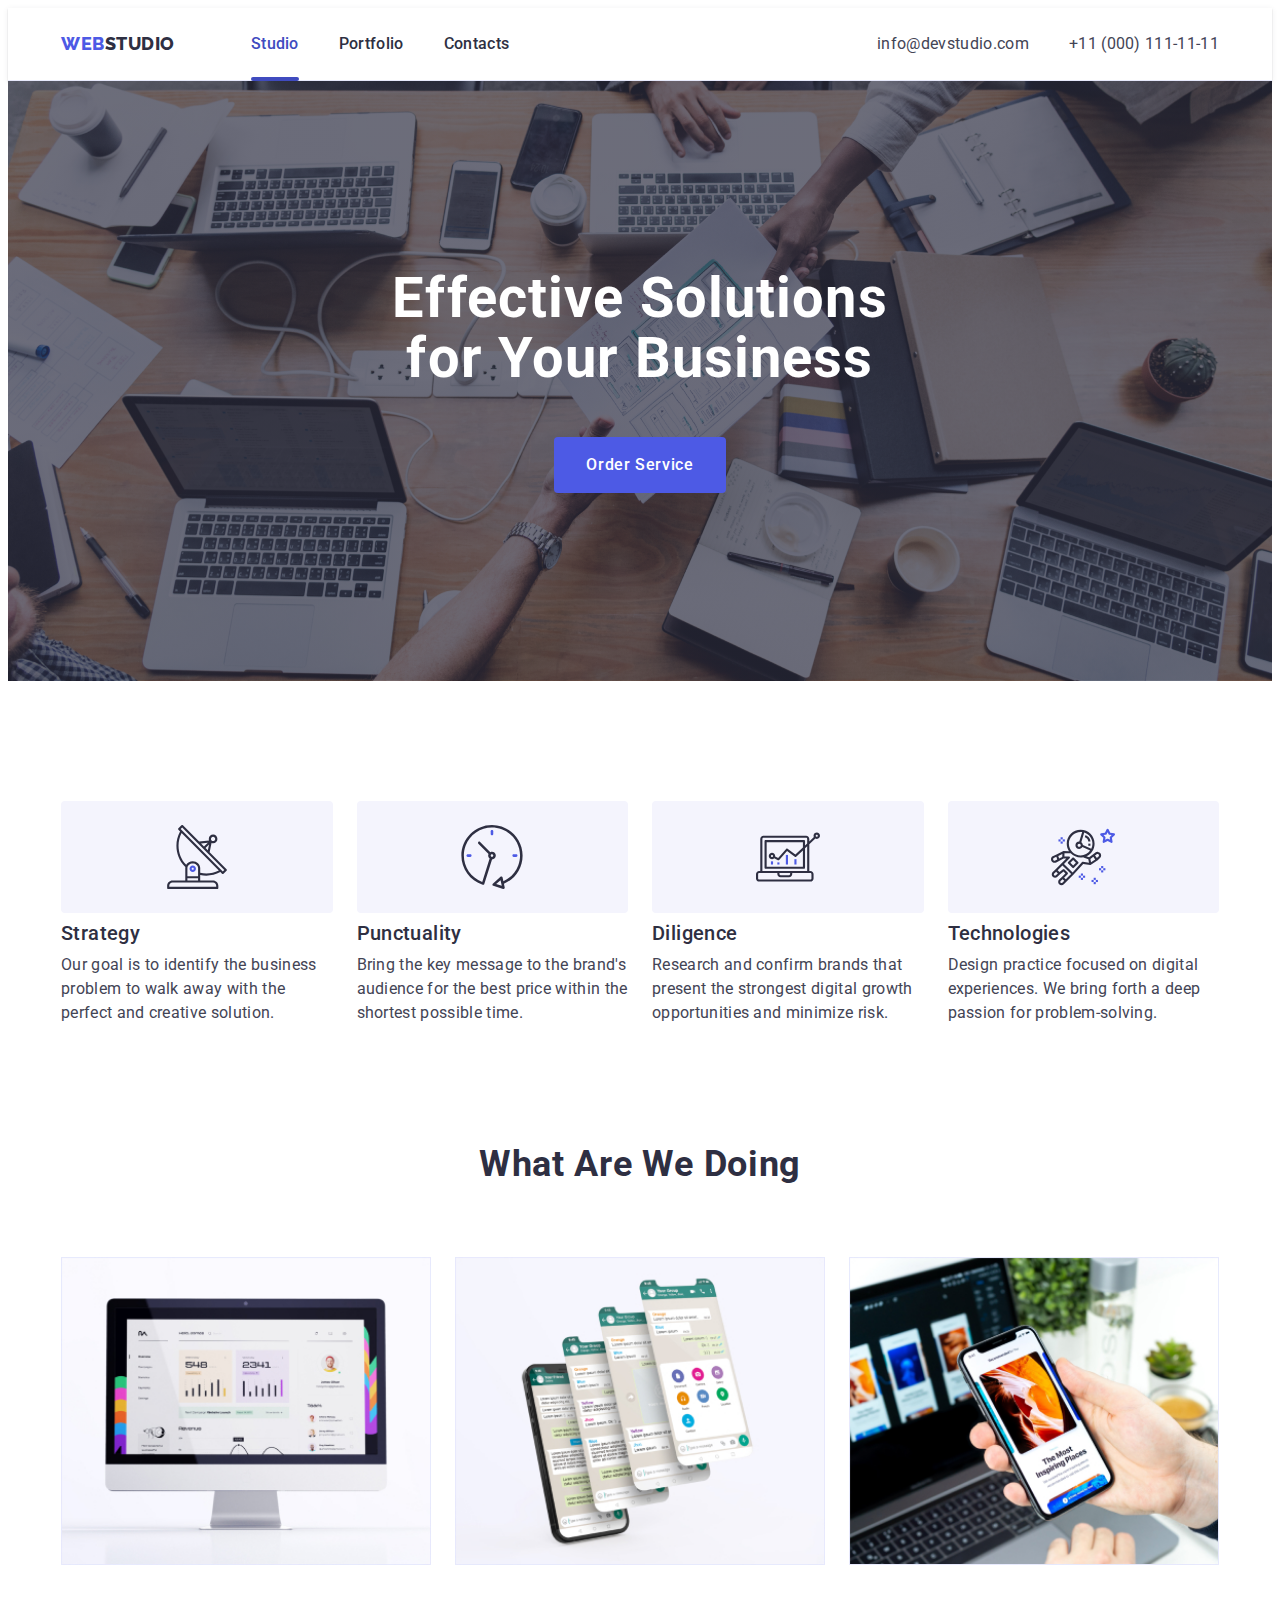
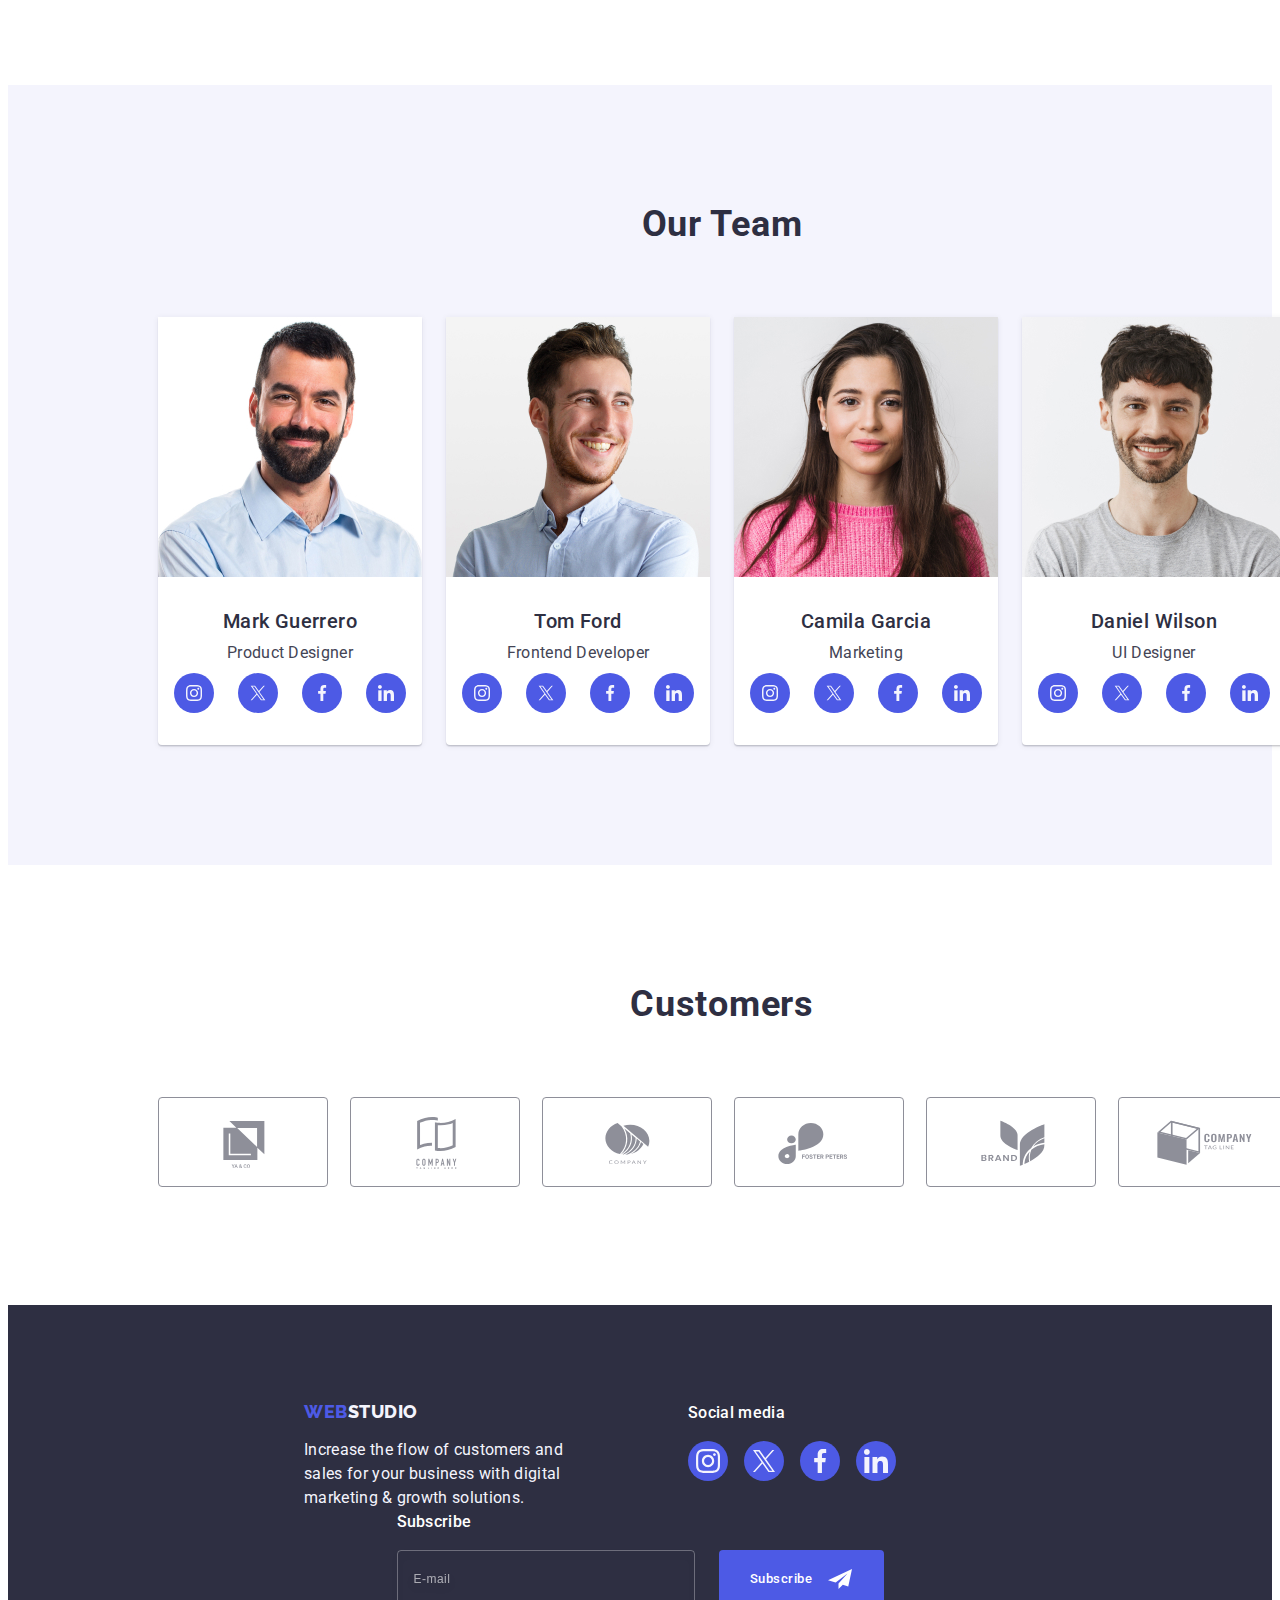
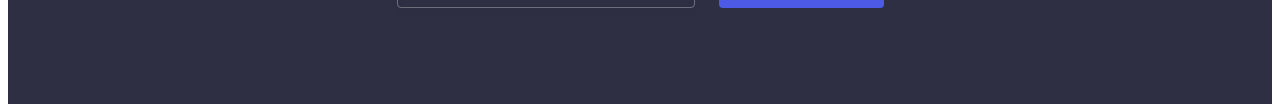
<file: index.html>
<!DOCTYPE html>
<html lang="en">
  <head>
    <meta charset="UTF-8" />
    <meta http-equiv="X-UA-Compatible" content="IE=edge" />
    <meta name="viewport" content="width=device-width, initial-scale=1.0" />
    <title>Document</title>
    <link
      rel="stylesheet"
      href="https://cdnjs.cloudflare.com/ajax/libs/modern-normalize/2.0.0/modern-normalize.min.css"
      integrity="sha512-4xo8blKMVCiXpTaLzQSLSw3KFOVPWhm/TRtuPVc4WG6kUgjH6J03IBuG7JZPkcWMxJ5huwaBpOpnwYElP/m6wg=="
      crossorigin="anonymous"
      referrerpolicy="no-referrer"
    />
    <link rel="preconnect" href="https://fonts.googleapis.com" />
    <link rel="preconnect" href="https://fonts.gstatic.com" crossorigin />
    <link
      href="https://fonts.googleapis.com/css2?family=Raleway:wght@800&family=Roboto:wght@400;500;700&display=swap"
      rel="stylesheet"
    />
    <link rel="stylesheet" href="./css/styles.css" />
  </head>
  <body>
    <header class="header">
      <div class="container header-container">
        <nav class="nav">
          <a class="logo logo-accent header-logo link" href="./index.html"
            >Web<span class="logo-light-theme">Studio</span></a
          >
          <ul class="list nav-list">
            <li class="nav-item">
              <a class="nav-link current link" href="./index.html">Studio</a>
            </li>
            <li class="nav-item">
              <a class="nav-link link" href="./portfolio.html">Portfolio</a>
            </li>
            <li class="nav-item">
              <a class="nav-link link" href="">Contacts</a>
            </li>
          </ul>
        </nav>
        <address class="contacts">
          <ul class="list contacts-list">
            <li class="contacts-item">
              <a
                class="contacts-link contacts-link-email link"
                href="mailto:info@devstudio.com"
                >info@devstudio.com</a
              >
            </li>
            <li class="contacts-item">
              <a
                class="contacts-link contacts-link-phone link"
                href="tel:+110001111111"
                >+11 (000) 111-11-11</a
              >
            </li>
          </ul>
        </address>
        <button
          class="menu-toggle js-open-menu"
          aria-expanded="false"
          aria-controls="mobile-menu"
        >
          <svg class="menu-toggle-icon" width="32" height="22">
            <use href="./images/icons.svg#icon-menu"></use>
          </svg>
        </button>
      </div>
    </header>
    <main>
      <section class="hero">
        <div class="container">
          <h1 class="hero-display">Effective Solutions for Your Business</h1>
          <button class="hero-button" type="button" data-modal-open>
            Order Service
          </button>
        </div>
      </section>
      <section class="features">
        <div class="container">
          <h2 class="visually-hidden">Our features</h2>
          <ul class="features-list list">
            <li class="features-item">
              <div class="features-box">
                <svg width="64" height="64">
                  <use href="./images/icons.svg#icon-antenna"></use>
                </svg>
              </div>

              <h3 class="features-title">Strategy</h3>
              <p class="features-text">
                Our goal is to identify the business problem to walk away with
                the perfect and creative solution.
              </p>
            </li>
            <li class="features-item">
              <div class="features-box">
                <svg width="64" height="64">
                  <use href="./images/icons.svg#icon-clock"></use>
                </svg>
              </div>

              <h3 class="features-title">Punctuality</h3>
              <p class="features-text">
                Bring the key message to the brand's audience for the best price
                within the shortest possible time.
              </p>
            </li>
            <li class="features-item">
              <div class="features-box">
                <svg width="64" height="64">
                  <use href="./images/icons.svg#icon-diagram"></use>
                </svg>
              </div>

              <h3 class="features-title">Diligence</h3>
              <p class="features-text">
                Research and confirm brands that present the strongest digital
                growth opportunities and minimize risk.
              </p>
            </li>
            <li class="features-item">
              <div class="features-box">
                <svg width="64" height="64">
                  <use href="./images/icons.svg#icon-astronaut"></use>
                </svg>
              </div>
              <h3 class="features-title">Technologies</h3>
              <p class="features-text">
                Design practice focused on digital experiences. We bring forth a
                deep passion for problem-solving.
              </p>
            </li>
          </ul>
        </div>
      </section>
      <section class="doing">
        <div class="container">
          <h2 class="main-title">What are we doing</h2>
          <ul class="list doing-list">
            <li class="doing-item">
              <picture>
                <img
                  srcset="
                    ./images/doing/doing-1-1158@1x.jpg 1x,
                    ./images/doing/doing-1-1158@2x.jpg 2x
                  "
                  width="360"
                  height="300"
                  alt="Desktop"
                />
              </picture>
            </li>
            <li class="doing-item">
              <picture>
                <img
                  srcset="
                    ./images/doing/doing-2-1158@1x.jpg 1x,
                    ./images/doing/doing-2-1158@2x.jpg 2x
                  "
                  width="360"
                  height="300"
                  alt="Four phones"
                />
              </picture>
            </li>
            <li class="doing-item">
              <picture>
                <img
                  srcset="
                    ./images/doing/doing-3-1158@1x.jpg 1x,
                    ./images/doing/doing-3-1158@2x.jpg 2x
                  "
                  width="360"
                  height="300"
                  alt="Phone in man's hand"
                />
              </picture>
            </li>
          </ul>
        </div>
      </section>
      <section class="team">
        <div class="container">
          <h2 class="main-title">Our Team</h2>
          <ul class="team-list list">
            <li class="team-item">
              <picture>
                <source
                  srcset="
                    ./images/team/team-1-1158@1x.jpg 1x,
                    ./images/team/team-1-1158@2x.jpg 2x
                  "
                  media="(min-width: 1158px)"
                />
                <source
                  srcset="
                    ./images/team/team-1-768@1x.jpg 1x,
                    ./images/team/team-1-768@2x.jpg 2x
                  "
                  media="(min-width: 768px)"
                />
                <img
                  srcset="
                    ./images/team/team-1-428@1x.jpg 1x,
                    ./images/team/team-1-428@2x.jpg 2x
                  "
                  alt="Man with dark hair"
                />
              </picture>
              <div class="team-description">
                <h3 class="team-name">Mark Guerrero</h3>
                <p class="team-position">Product Designer</p>
                <ul class="social-list list">
                  <li class="social-item">
                    <a
                      href="https://www.instagram.com/"
                      class="social-link link"
                      target="_blank"
                    >
                      <svg class="social-icon" width="16" height="16">
                        <use href="./images/icons.svg#icon-instagram"></use>
                      </svg>
                    </a>
                  </li>
                  <li class="social-item">
                    <a
                      href="https://www.facebook.com/"
                      class="social-link link"
                      target="_blank"
                    >
                      <svg class="social-icon" width="16" height="16">
                        <use href="./images/icons.svg#icon-twitter-x"></use>
                      </svg>
                    </a>
                  </li>
                  <li class="social-item">
                    <a
                      href="https://twitter.com/"
                      class="social-link link"
                      target="_blank"
                    >
                      <svg class="social-icon" width="16" height="16">
                        <use href="./images/icons.svg#icon-facebook"></use>
                      </svg>
                    </a>
                  </li>
                  <li class="social-item">
                    <a
                      href="https://www.linkedin.com/"
                      class="social-link link"
                      target="_blank"
                    >
                      <svg class="social-icon" width="16" height="16">
                        <use href="./images/icons.svg#icon-linkedin"></use>
                      </svg>
                    </a>
                  </li>
                </ul>
              </div>
            </li>
            <li class="team-item">
              <picture>
                <source
                  srcset="
                    ./images/team/team-2-1158@1x.jpg 1x,
                    ./images/team/team-2-1158@2x.jpg 2x
                  "
                  media="(min-width: 1158px)"
                />
                <source
                  srcset="
                    ./images/team/team-2-768@1x.jpg 1x,
                    ./images/team/team-2-768@2x.jpg 2x
                  "
                  media="(min-width: 768px)"
                />
                <img
                  srcset="
                    ./images/team/team-2-428@1x.jpg 1x,
                    ./images/team/team-2-428@2x.jpg 2x
                  "
                  alt="Man with dark hair smiling"
                />
              </picture>

              <div class="team-description">
                <h3 class="team-name">Tom Ford</h3>
                <p class="team-position">Frontend Developer</p>
                <ul class="social-list list">
                  <li class="social-item">
                    <a
                      href="https://www.instagram.com/"
                      class="social-link link"
                      target="_blank"
                    >
                      <svg class="social-icon" width="16" height="16">
                        <use href="./images/icons.svg#icon-instagram"></use>
                      </svg>
                    </a>
                  </li>
                  <li class="social-item">
                    <a
                      href="https://www.facebook.com/"
                      class="social-link link"
                      target="_blank"
                    >
                      <svg class="social-icon" width="16" height="16">
                        <use href="./images/icons.svg#icon-twitter-x"></use>
                      </svg>
                    </a>
                  </li>
                  <li class="social-item">
                    <a
                      href="https://twitter.com/"
                      class="social-link link"
                      target="_blank"
                    >
                      <svg class="social-icon" width="16" height="16">
                        <use href="./images/icons.svg#icon-facebook"></use>
                      </svg>
                    </a>
                  </li>
                  <li class="social-item">
                    <a
                      href="https://www.linkedin.com/"
                      class="social-link link"
                      target="_blank"
                    >
                      <svg class="social-icon" width="16" height="16">
                        <use href="./images/icons.svg#icon-linkedin"></use>
                      </svg>
                    </a>
                  </li>
                </ul>
              </div>
            </li>
            <li class="team-item">
              <picture>
                <source
                  srcset="
                    ./images/team/team-3-1158@1x.jpg 1x,
                    ./images/team/team-3-1158@2x.jpg 2x
                  "
                  media="(min-width: 1158px)"
                />
                <source
                  srcset="
                    ./images/team/team-3-768@1x.jpg 1x,
                    ./images/team/team-3-768@2x.jpg 2x
                  "
                  media="(min-width: 768px)"
                />
                <img
                  srcset="
                    ./images/team/team-3-428@1x.jpg 1x,
                    ./images/team/team-3-428@2x.jpg 2x
                  "
                  alt="Women with dark hair smiling"
                />
              </picture>
              <div class="team-description">
                <h3 class="team-name">Camila Garcia</h3>
                <p class="team-position">Marketing</p>
                <ul class="social-list list">
                  <li class="social-item">
                    <a
                      href="https://www.instagram.com/"
                      class="social-link link"
                      target="_blank"
                    >
                      <svg class="social-icon" width="16" height="16">
                        <use href="./images/icons.svg#icon-instagram"></use>
                      </svg>
                    </a>
                  </li>
                  <li class="social-item">
                    <a
                      href="https://www.facebook.com/"
                      class="social-link link"
                      target="_blank"
                    >
                      <svg class="social-icon" width="16" height="16">
                        <use href="./images/icons.svg#icon-twitter-x"></use>
                      </svg>
                    </a>
                  </li>
                  <li class="social-item">
                    <a
                      href="https://twitter.com/"
                      class="social-link link"
                      target="_blank"
                    >
                      <svg class="social-icon" width="16" height="16">
                        <use href="./images/icons.svg#icon-facebook"></use>
                      </svg>
                    </a>
                  </li>
                  <li class="social-item">
                    <a
                      href="https://www.linkedin.com/"
                      class="social-link link"
                      target="_blank"
                    >
                      <svg class="social-icon" width="16" height="16">
                        <use href="./images/icons.svg#icon-linkedin"></use>
                      </svg>
                    </a>
                  </li>
                </ul>
              </div>
            </li>
            <li class="team-item">
              <picture>
                <source
                  srcset="
                    ./images/team/team-4-1158@1x.jpg 1x,
                    ./images/team/team-4-1158@2x.jpg 2x
                  "
                  media="(min-width: 1158px)"
                />
                <source
                  srcset="
                    ./images/team/team-4-768@1x.jpg 1x,
                    ./images/team/team-4-768@2x.jpg 2x
                  "
                  media="(min-width: 768px)"
                />
                <img
                  srcset="
                    ./images/team/team-4-428@1x.jpg 1x,
                    ./images/team/team-4-428@2x.jpg 2x
                  "
                  alt="Іmiling man with beard"
                />
              </picture>
              <div class="team-description">
                <h3 class="team-name">Daniel Wilson</h3>
                <p class="team-position">UI Designer</p>
                <ul class="social-list list">
                  <li class="social-item">
                    <a
                      href="https://www.instagram.com/"
                      class="social-link link"
                      target="_blank"
                    >
                      <svg class="social-icon" width="16" height="16">
                        <use href="./images/icons.svg#icon-instagram"></use>
                      </svg>
                    </a>
                  </li>
                  <li class="social-item">
                    <a
                      href="https://www.facebook.com/"
                      class="social-link link"
                      target="_blank"
                    >
                      <svg class="social-icon" width="16" height="16">
                        <use href="./images/icons.svg#icon-twitter-x"></use>
                      </svg>
                    </a>
                  </li>
                  <li class="social-item">
                    <a
                      href="https://twitter.com/"
                      class="social-link link"
                      target="_blank"
                    >
                      <svg class="social-icon" width="16" height="16">
                        <use href="./images/icons.svg#icon-facebook"></use>
                      </svg>
                    </a>
                  </li>
                  <li class="social-item">
                    <a
                      href="https://www.linkedin.com/"
                      class="social-link link"
                      target="_blank"
                    >
                      <svg class="social-icon" width="16" height="16">
                        <use href="./images/icons.svg#icon-linkedin"></use>
                      </svg>
                    </a>
                  </li>
                </ul>
              </div>
            </li>
          </ul>
        </div>
      </section>
      <section class="customers">
        <div class="container">
          <h2 class="main-title">Customers</h2>
          <ul class="customers-list list">
            <li class="customers-item">
              <a href="#" class="customers-link link" target="_blank">
                <svg class="customers-icon" width="104" height="56">
                  <use href="./images/icons.svg#icon-customer-1"></use>
                </svg>
              </a>
            </li>
            <li class="customers-item">
              <a href="#" class="customers-link link" target="_blank">
                <svg class="customers-icon" width="104" height="56">
                  <use href="./images/icons.svg#icon-customer-2"></use>
                </svg>
              </a>
            </li>
            <li class="customers-item">
              <a href="#" class="customers-link link" target="_blank">
                <svg class="customers-icon" width="104" height="56">
                  <use href="./images/icons.svg#icon-customer-3"></use>
                </svg>
              </a>
            </li>
            <li class="customers-item">
              <a href="#" class="customers-link link" target="_blank">
                <svg class="customers-icon" width="104" height="56">
                  <use href="./images/icons.svg#icon-customer-4"></use>
                </svg>
              </a>
            </li>
            <li class="customers-item">
              <a href="#" class="customers-link link" target="_blank">
                <svg class="customers-icon" width="104" height="56">
                  <use href="./images/icons.svg#icon-customer-5"></use>
                </svg>
              </a>
            </li>
            <li class="customers-item">
              <a href="#" class="customers-link link" target="_blank">
                <svg class="customers-icon" width="104" height="56">
                  <use href="./images/icons.svg#icon-customer-6"></use>
                </svg>
              </a>
            </li>
          </ul>
        </div>
      </section>
    </main>
    <footer class="footer">
      <div class="container footer-container">
        <div class="footer-about">
          <a class="logo logo-accent footer-logo link" href="./index.html"
            >Web<span class="logo-dark-theme">Studio</span></a
          >
          <p class="footer-text">
            Increase the flow of customers and sales for your business with
            digital marketing & growth solutions.
          </p>
        </div>
        <div class="footer-social">
          <p class="footer-title">Social media</p>
          <ul class="social-list list">
            <li class="social-item">
              <a
                href="https://www.instagram.com/"
                class="social-link footer-social-link link"
                target="_blank"
              >
                <svg class="social-icon" width="24" height="24">
                  <use href="./images/icons.svg#icon-instagram"></use>
                </svg>
              </a>
            </li>
            <li class="social-item">
              <a
                href="https://www.facebook.com/"
                class="social-link footer-social-link link"
                target="_blank"
              >
                <svg class="social-icon" width="24" height="24">
                  <use href="./images/icons.svg#icon-twitter-x"></use>
                </svg>
              </a>
            </li>
            <li class="social-item">
              <a
                href="https://twitter.com/"
                class="social-link footer-social-link link"
                target="_blank"
              >
                <svg class="social-icon" width="24" height="24">
                  <use href="./images/icons.svg#icon-facebook"></use>
                </svg>
              </a>
            </li>
            <li class="social-item">
              <a
                href="https://www.linkedin.com/"
                class="social-link footer-social-link link"
                target="_blank"
              >
                <svg class="social-icon" width="24" height="24">
                  <use href="./images/icons.svg#icon-linkedin"></use>
                </svg>
              </a>
            </li>
          </ul>
        </div>
        <div class="footer-subscribe">
          <p class="footer-title">Subscribe</p>
          <form class="subscribe-form">
            <label class="subscribe-label" for="subscribe-email"
              ><input
                type="email"
                class="subscribe-form-input"
                id="subscribe-email"
                name="subscribe-email"
                placeholder="E-mail"
                required
            /></label>
            <button class="subscribe-form-button" type="submit">
              Subscribe
              <svg class="subscribe-form-icon" width="24" height="24">
                <use href="./images/icons.svg#icon-send"></use>
              </svg>
            </button>
          </form>
        </div>
      </div>
    </footer>
    <div class="backdrop is-hidden" data-modal>
      <div class="modal">
        <button class="close-button" type="button" data-modal-close>
          <svg class="close-button-icon" width="8" height="8">
            <use href="./images/icons.svg#icon-close"></use>
          </svg>
        </button>

        <p class="modal-text">Leave your contacts and we will call you back</p>
        <form class="contact-form">
          <div class="contact-form-field">
            <label class="contact-form-label" for="user-name"> Name </label>
            <div class="input-wrapper">
              <input
                class="contact-form-input"
                id="user-name"
                name="user-name"
                type="text"
                required
              />
              <svg width="18" height="24" class="contact-form-icon">
                <use href="./images/icons.svg#icon-person "></use>
              </svg>
            </div>
          </div>
          <div class="contact-form-field">
            <label class="contact-form-label" for="user-number">Phone</label>
            <div class="input-wrapper">
              <input
                class="contact-form-input"
                id="user-number"
                name="user-number"
                type="text"
                required
              />
              <svg width="18" height="24" class="contact-form-icon">
                <use href="./images/icons.svg#icon-phone "></use>
              </svg>
            </div>
          </div>
          <div class="contact-form-field">
            <label class="contact-form-label" for="user-email"> Email </label>
            <div class="input-wrapper">
              <input
                class="contact-form-input"
                id="user-email"
                name="user-email"
                type="email"
                required
              />
              <svg width="18" height="24" class="contact-form-icon">
                <use href="./images/icons.svg#icon-email "></use>
              </svg>
            </div>
          </div>

          <div class="textarea-wrapper">
            <label class="contact-form-label" for="user-comment">Comment</label>
            <textarea
              name="user-comment"
              id="user-comment"
              class="contact-form-textarea"
              placeholder="Text input"
              required
            ></textarea>
          </div>
          <div class="checkbox-wrapper">
            <input
              value="true"
              class="visually-hidden checkbox-input"
              id="user-privacy"
              type="checkbox"
              name="user-privacy"
              required
            />
            <label class="checkbox-label" for="user-privacy">
              <span class="custom-checkbox">
                <svg width="10" height="8" class="checkbox-icon">
                  <use href="./images/icons.svg#icon-check"></use></svg
              ></span>
              I accept the terms and conditions of the
              <a class="privacy-policy" href="#">Privacy Policy</a>
            </label>
          </div>
          <button type="submit" class="contact-form-button">Send</button>
        </form>
      </div>
    </div>
    <div class="menu js-menu-container" id="mobile-menu">
      <div class="menu-container">
        <button class="menu-toggle menu-toggle-close js-close-menu">
          <svg class="menu-toggle-icon" width="8" height="8">
            <use href="./images/icons.svg#icon-menu-close"></use>
          </svg>
        </button>

        <ul class="menu-navigation list">
          <li class="menu-navigation-item">
            <a href="./index.html" class="menu-navigation-link link current"
              >Studio</a
            >
          </li>
          <li class="menu-navigation-item">
            <a href="./portfolio.html" class="menu-navigation-link link"
              >Portfolio</a
            >
          </li>
          <li class="menu-navigation-item">
            <a href="#" class="menu-navigation-link link">Contacts</a>
          </li>
        </ul>
        <ul class="list menu-contacts-list">
          <li class="menu-contacts-item">
            <a
              href="tel:+110001111111"
              class="link menu-contacts-link menu-contacts-tel"
              >+11 (000) 111-11-11</a
            >
          </li>
          <li class="menu-contacts-item">
            <a href="mailto:info@devstudio.com" class="link menu-contacts-link"
              >info@devstudio.com</a
            >
          </li>
        </ul>
        <ul class="list menu-social-list">
          <li class="menu-social-item">
            <a href="https://www.instagram.com/" class="link menu-social-link">
              <svg class="menu-social-icon" width="24" height="24">
                <use href="./images/icons.svg#icon-instagram"></use>
              </svg>
            </a>
          </li>
          <li class="menu-social-item">
            <a href="https://www.facebook.com/" class="link menu-social-link">
              <svg class="menu-social-icon" width="24" height="24">
                <use href="./images/icons.svg#icon-facebook"></use>
              </svg>
            </a>
          </li>
          <li class="menu-social-item">
            <a href="https://twitter.com/" class="link menu-social-link">
              <svg class="menu-social-icon" width="24" height="24">
                <use href="./images/icons.svg#icon-twitter-x"></use>
              </svg>
            </a>
          </li>
          <li class="menu-social-item">
            <a href="https://www.linkedin.com/" class="link menu-social-link">
              <svg class="menu-social-icon" width="24" height="24">
                <use href="./images/icons.svg#icon-linkedin"></use>
              </svg>
            </a>
          </li>
        </ul>
      </div>
    </div>
    <script src="./js/modal.js"></script>
    <script src="./js/mobile-menu.js"></script>
  </body>
</html>
</file>
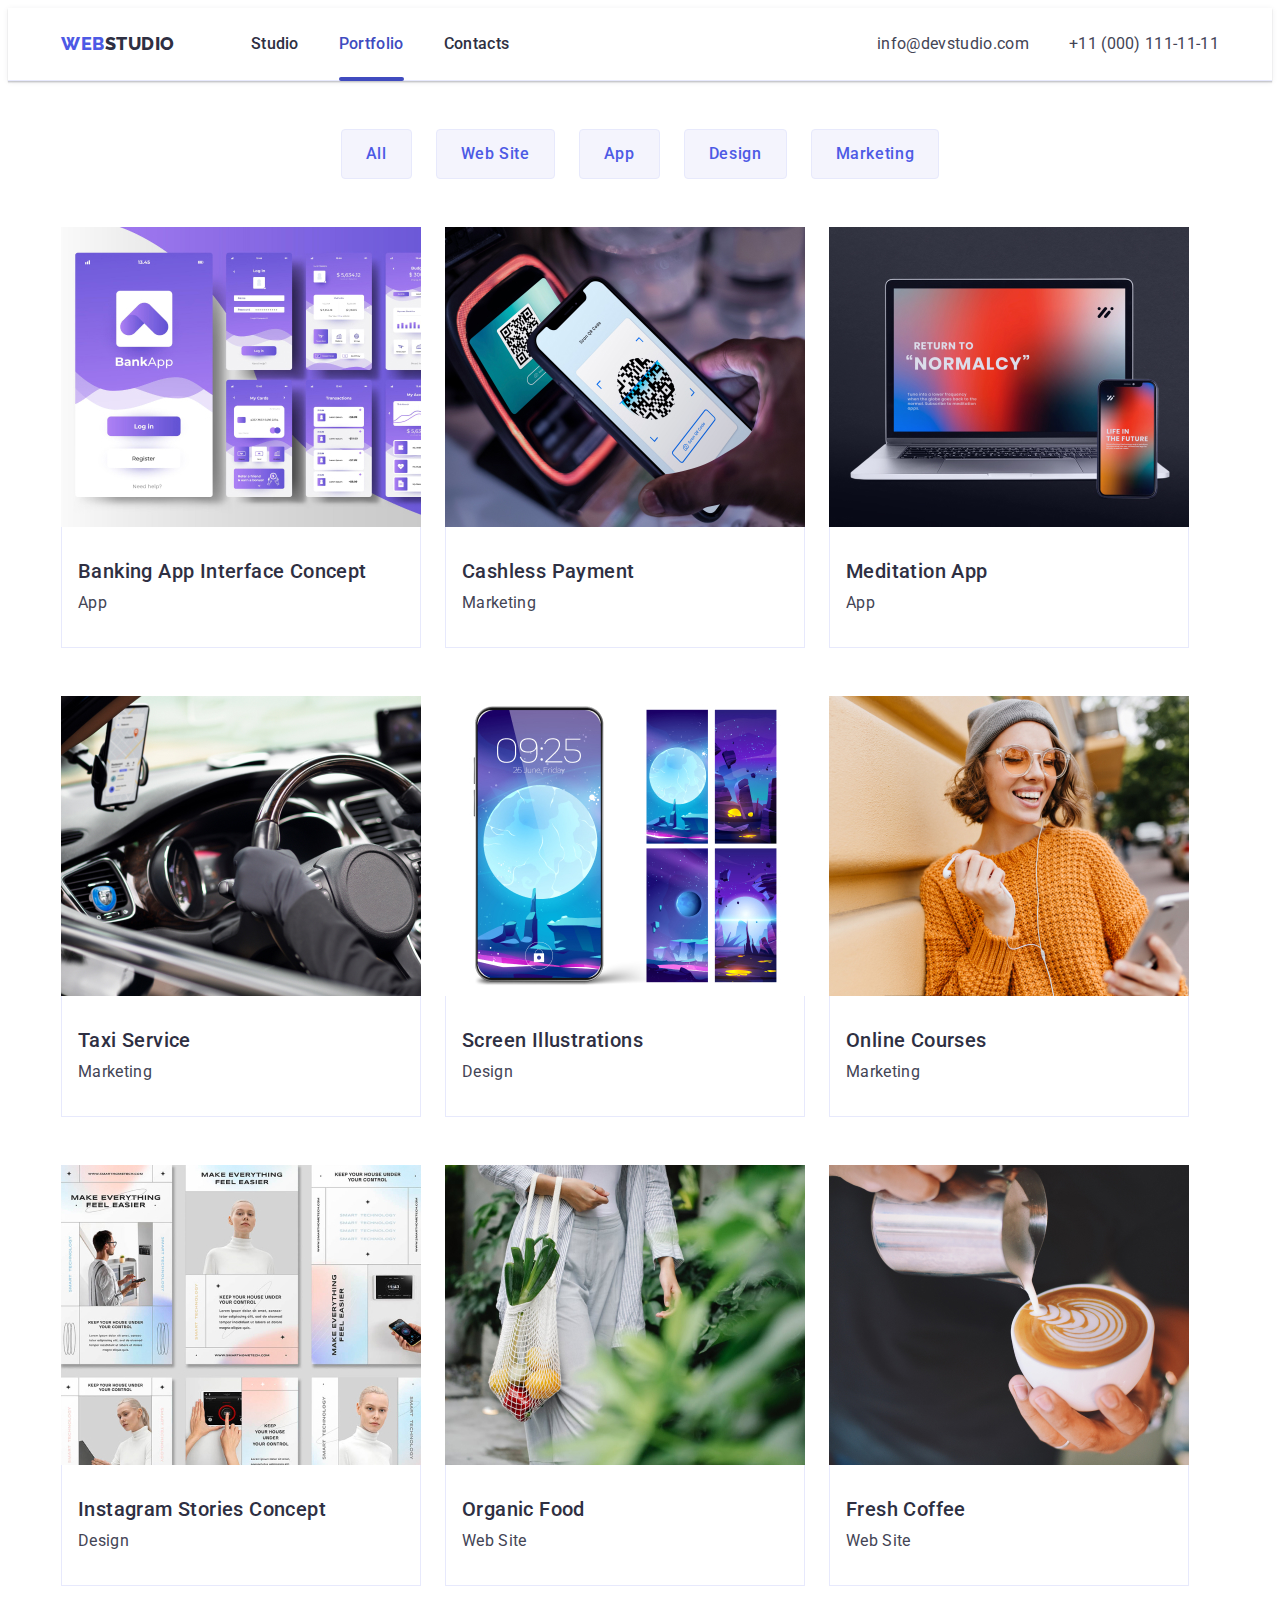
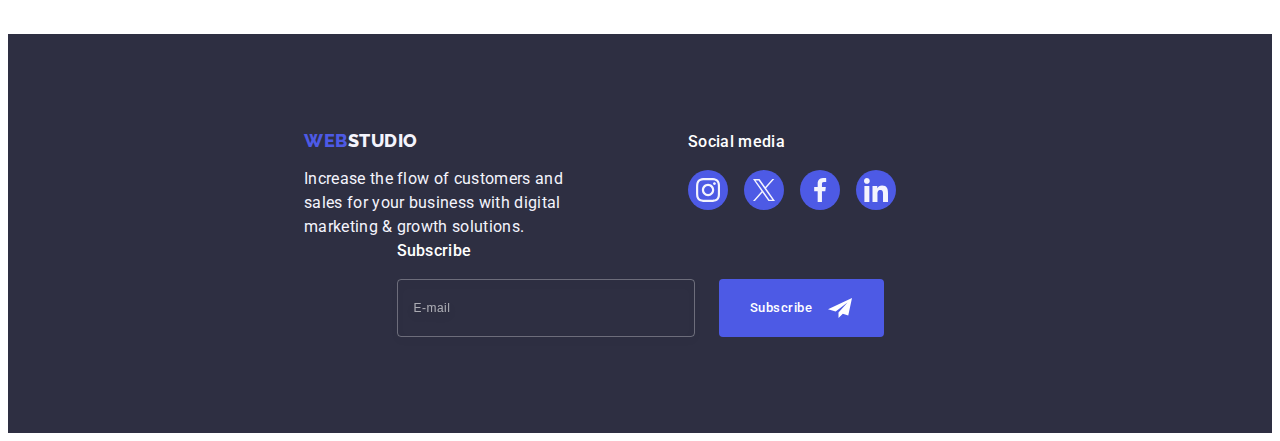
<file: portfolio.html>
<!DOCTYPE html>
<html lang="en">
  <head>
    <meta charset="UTF-8" />
    <meta http-equiv="X-UA-Compatible" content="IE=edge" />
    <meta name="viewport" content="width=device-width, initial-scale=1.0" />
    <title>Document</title>
    <link
      rel="stylesheet"
      href="https://cdnjs.cloudflare.com/ajax/libs/modern-normalize/2.0.0/modern-normalize.min.css"
      integrity="sha512-4xo8blKMVCiXpTaLzQSLSw3KFOVPWhm/TRtuPVc4WG6kUgjH6J03IBuG7JZPkcWMxJ5huwaBpOpnwYElP/m6wg=="
      crossorigin="anonymous"
      referrerpolicy="no-referrer"
    />
    <link rel="preconnect" href="https://fonts.googleapis.com" />
    <link rel="preconnect" href="https://fonts.gstatic.com" crossorigin />
    <link
      href="https://fonts.googleapis.com/css2?family=Raleway:wght@800&family=Roboto:wght@400;500;700&display=swap"
      rel="stylesheet"
    />
    <link rel="stylesheet" href="./css/styles.css" />
  </head>
  <body>
    <header class="header">
      <div class="container header-container">
        <nav class="nav">
          <a class="logo logo-accent header-logo link" href="./index.html"
            >Web<span class="logo-light-theme">Studio</span></a
          >
          <ul class="list nav-list">
            <li class="nav-item">
              <a class="nav-link link" href="./index.html">Studio</a>
            </li>
            <li class="nav-item">
              <a class="nav-link current link" href="./portfolio.html"
                >Portfolio</a
              >
            </li>
            <li class="nav-item">
              <a class="nav-link link" href="">Contacts</a>
            </li>
          </ul>
        </nav>
        <address class="contacts">
          <ul class="list contacts-list">
            <li class="contacts-item">
              <a
                class="contacts-link contacts-link-email link"
                href="mailto:info@devstudio.com"
                >info@devstudio.com</a
              >
            </li>
            <li class="contacts-item">
              <a
                class="contacts-link contacts-link-phone link"
                href="tel:+110001111111"
                >+11 (000) 111-11-11</a
              >
            </li>
          </ul>
        </address>
        <button
          class="menu-toggle js-open-menu"
          aria-expanded="false"
          aria-controls="mobile-menu"
        >
          <svg class="menu-toggle-icon" width="32" height="22">
            <use href="./images/icons.svg#icon-menu"></use>
          </svg>
        </button>
      </div>
    </header>
    <main>
      <section class="portfolio">
        <div class="container">
          <h1 class="portfolio-display visually-hidden">Portfolio</h1>
          <ul class="filter-list list">
            <li>
              <button class="filter-button" type="button">All</button>
            </li>
            <li>
              <button class="filter-button" type="button">Web Site</button>
            </li>
            <li><button class="filter-button" type="button">App</button></li>
            <li><button class="filter-button" type="button">Design</button></li>
            <li>
              <button class="filter-button" type="button">Marketing</button>
            </li>
          </ul>
          <ul class="cards-list list">
            <li class="cards-item">
              <a class="cards-link link" href=""
                ><div class="cards-image-box">
                  <picture>
                    <source
                      srcset="
                        ./images/cards/cards-1-1158@1x.jpg 1x,
                        ./images/cards/cards-1-1158@2x.jpg 2x
                      "
                      media="(min-width: 1158px)"
                    />
                    <source
                      srcset="
                        ./images/cards/cards-1-768@1x.jpg 1x,
                        ./images/cards/cards-1-768@2x.jpg 2x
                      "
                      media="(min-width: 768px)"
                    />
                    <img
                      srcset="
                        ./images/cards/cards-1-428@1x.jpg 1x,
                        ./images/cards/cards-1-428@2x.jpg 2x
                      "
                      alt="App concept"
                    />
                  </picture>
                  <p class="cards-overlay cards-overlay-text">
                    14 Stylish and User-Friendly App Design Concepts · Task
                    Manager App · Calorie Tracker App · Exotic Fruit Ecommerce
                    App · Cloud Storage App
                  </p>
                </div>
                <div class="card-description">
                  <h2 class="cards-name">Banking App Interface Concept</h2>
                  <p class="cards-type">App</p>
                </div></a
              >
            </li>
            <li class="cards-item">
              <a class="cards-link link" href="">
                <div class="cards-image-box">
                  <picture>
                    <source
                      srcset="
                        ./images/cards/cards-2-1158@1x.jpg 1x,
                        ./images/cards/cards-2-1158@2x.jpg 2x
                      "
                      media="(min-width: 1158px)"
                    />
                    <source
                      srcset="
                        ./images/cards/cards-2-768@1x.jpg 1x,
                        ./images/cards/cards-2-768@2x.jpg 2x
                      "
                      media="(min-width: 768px)"
                    />
                    <img
                      srcset="
                        ./images/cards/cards-2-428@1x.jpg 1x,
                        ./images/cards/cards-2-428@2x.jpg 2x
                      "
                      alt="Payment samples"
                    />
                  </picture>
                  <p class="cards-overlay cards-overlay-text">
                    14 Stylish and User-Friendly App Design Concepts · Task
                    Manager App · Calorie Tracker App · Exotic Fruit Ecommerce
                    App · Cloud Storage App
                  </p>
                </div>
                <div class="card-description">
                  <h2 class="cards-name">Cashless Payment</h2>
                  <p class="cards-type">Marketing</p>
                </div></a
              >
            </li>
            <li class="cards-item">
              <a class="cards-link link" href="">
                <div class="cards-image-box">
                  <picture>
                    <source
                      srcset="
                        ./images/cards/cards-3-1158@1x.jpg 1x,
                        ./images/cards/cards-3-1158@2x.jpg 2x
                      "
                      media="(min-width: 1158px)"
                    />
                    <source
                      srcset="
                        ./images/cards/cards-3-768@1x.jpg 1x,
                        ./images/cards/cards-3-768@2x.jpg 2x
                      "
                      media="(min-width: 768px)"
                    />
                    <img
                      srcset="
                        ./images/cards/cards-3-428@1x.jpg 1x,
                        ./images/cards/cards-3-428@2x.jpg 2x
                      "
                      alt="Laptop interface"
                    />
                  </picture>
                  <p class="cards-overlay cards-overlay-text">
                    14 Stylish and User-Friendly App Design Concepts · Task
                    Manager App · Calorie Tracker App · Exotic Fruit Ecommerce
                    App · Cloud Storage App
                  </p>
                </div>
                <div class="card-description">
                  <h2 class="cards-name">Meditation App</h2>
                  <p class="cards-type">App</p>
                </div></a
              >
            </li>
            <li class="cards-item">
              <a class="cards-link link" href="">
                <div class="cards-image-box">
                  <picture>
                    <source
                      srcset="
                        ./images/cards/cards-4-1158@1x.jpg 1x,
                        ./images/cards/cards-4-1158@2x.jpg 2x
                      "
                      media="(min-width: 1158px)"
                    />
                    <source
                      srcset="
                        ./images/cards/cards-4-768@1x.jpg 1x,
                        ./images/cards/cards-4-768@2x.jpg 2x
                      "
                      media="(min-width: 768px)"
                    />
                    <img
                      srcset="
                        ./images/cards/cards-4-428@1x.jpg 1x,
                        ./images/cards/cards-4-428@2x.jpg 2x
                      "
                      alt="Driving man"
                    />
                  </picture>
                  <p class="cards-overlay cards-overlay-text">
                    14 Stylish and User-Friendly App Design Concepts · Task
                    Manager App · Calorie Tracker App · Exotic Fruit Ecommerce
                    App · Cloud Storage App
                  </p>
                </div>
                <div class="card-description">
                  <h2 class="cards-name">Taxi Service</h2>
                  <p class="cards-type">Marketing</p>
                </div></a
              >
            </li>
            <li class="cards-item">
              <a class="cards-link link" href="">
                <div class="cards-image-box">
                  <picture>
                    <source
                      srcset="
                        ./images/cards/cards-5-1158@1x.jpg 1x,
                        ./images/cards/cards-5-1158@2x.jpg 2x
                      "
                      media="(min-width: 1158px)"
                    />
                    <source
                      srcset="
                        ./images/cards/cards-5-768@1x.jpg 1x,
                        ./images/cards/cards-5-768@2x.jpg 2x
                      "
                      media="(min-width: 768px)"
                    />
                    <img
                      srcset="
                        ./images/cards/cards-5-428@1x.jpg 1x,
                        ./images/cards/cards-5-428@2x.jpg 2x
                      "
                      alt="Screen illustration"
                    />
                  </picture>
                  <p class="cards-overlay cards-overlay-text">
                    14 Stylish and User-Friendly App Design Concepts · Task
                    Manager App · Calorie Tracker App · Exotic Fruit Ecommerce
                    App · Cloud Storage App
                  </p>
                </div>
                <div class="card-description">
                  <h2 class="cards-name">Screen Illustrations</h2>
                  <p class="cards-type">Design</p>
                </div></a
              >
            </li>
            <li class="cards-item">
              <a class="cards-link link" href="">
                <div class="cards-image-box">
                  <picture>
                    <source
                      srcset="
                        ./images/cards/cards-6-1158@1x.jpg 1x,
                        ./images/cards/cards-6-1158@2x.jpg 2x
                      "
                      media="(min-width: 1158px)"
                    />
                    <source
                      srcset="
                        ./images/cards/cards-6-768@1x.jpg 1x,
                        ./images/cards/cards-6-768@2x.jpg 2x
                      "
                      media="(min-width: 768px)"
                    />
                    <img
                      srcset="
                        ./images/cards/cards-6-428@1x.jpg 1x,
                        ./images/cards/cards-6-428@2x.jpg 2x
                      "
                      alt="A student"
                    />
                  </picture>
                  <p class="cards-overlay cards-overlay-text">
                    14 Stylish and User-Friendly App Design Concepts · Task
                    Manager App · Calorie Tracker App · Exotic Fruit Ecommerce
                    App · Cloud Storage App
                  </p>
                </div>
                <div class="card-description">
                  <h2 class="cards-name">Online Courses</h2>
                  <p class="cards-type">Marketing</p>
                </div></a
              >
            </li>
            <li class="cards-item">
              <a class="cards-link link" href="">
                <div class="cards-image-box">
                  <picture>
                    <source
                      srcset="
                        ./images/cards/cards-7-1158@1x.jpg 1x,
                        ./images/cards/cards-7-1158@2x.jpg 2x
                      "
                      media="(min-width: 1158px)"
                    />
                    <source
                      srcset="
                        ./images/cards/cards-7-768@1x.jpg 1x,
                        ./images/cards/cards-7-768@2x.jpg 2x
                      "
                      media="(min-width: 768px)"
                    />
                    <img
                      srcset="
                        ./images/cards/cards-7-428@1x.jpg 1x,
                        ./images/cards/cards-7-428@2x.jpg 2x
                      "
                      alt="Callories app ui"
                    />
                  </picture>
                  <p class="cards-overlay cards-overlay-text">
                    14 Stylish and User-Friendly App Design Concepts · Task
                    Manager App · Calorie Tracker App · Exotic Fruit Ecommerce
                    App · Cloud Storage App
                  </p>
                </div>
                <div class="card-description">
                  <h2 class="cards-name">Instagram Stories Concept</h2>
                  <p class="cards-type">Design</p>
                </div></a
              >
            </li>
            <li class="cards-item">
              <a class="cards-link link" href="">
                <div class="cards-image-box">
                  <picture>
                    <source
                      srcset="
                        ./images/cards/cards-8-1158@1x.jpg 1x,
                        ./images/cards/cards-8-1158@2x.jpg 2x
                      "
                      media="(min-width: 1158px)"
                    />
                    <source
                      srcset="
                        ./images/cards/cards-8-768@1x.jpg 1x,
                        ./images/cards/cards-8-768@2x.jpg 2x
                      "
                      media="(min-width: 768px)"
                    />
                    <img
                      srcset="
                        ./images/cards/cards-8-428@1x.jpg 1x,
                        ./images/cards/cards-8-428@2x.jpg 2x
                      "
                      alt="Veggies"
                    />
                  </picture>
                  <p class="cards-overlay cards-overlay-text">
                    14 Stylish and User-Friendly App Design Concepts · Task
                    Manager App · Calorie Tracker App · Exotic Fruit Ecommerce
                    App · Cloud Storage App
                  </p>
                </div>
                <div class="card-description">
                  <h2 class="cards-name">Organic Food</h2>
                  <p class="cards-type">Web Site</p>
                </div></a
              >
            </li>
            <li class="cards-item">
              <a class="cards-link link" href="">
                <div class="cards-image-box">
                  <picture>
                    <source
                      srcset="
                        ./images/cards/cards-9-1158@1x.jpg 1x,
                        ./images/cards/cards-9-1158@2x.jpg 2x
                      "
                      media="(min-width: 1158px)"
                    />
                    <source
                      srcset="
                        ./images/cards/cards-9-768@1x.jpg 1x,
                        ./images/cards/cards-9-768@2x.jpg 2x
                      "
                      media="(min-width: 768px)"
                    />
                    <img
                      srcset="
                        ./images/cards/cards-9-428@1x.jpg 1x,
                        ./images/cards/cards-9-428@2x.jpg 2x
                      "
                      alt="Man pouring coffee"
                    />
                  </picture>
                  <p class="cards-overlay cards-overlay-text">
                    14 Stylish and User-Friendly App Design Concepts · Task
                    Manager App · Calorie Tracker App · Exotic Fruit Ecommerce
                    App · Cloud Storage App
                  </p>
                </div>
                <div class="card-description">
                  <h2 class="cards-name">Fresh Coffee</h2>
                  <p class="cards-type">Web Site</p>
                </div></a
              >
            </li>
          </ul>
        </div>
      </section>
    </main>
    <footer class="footer">
      <div class="container footer-container">
        <div class="footer-about">
          <a class="logo logo-accent footer-logo link" href="./index.html"
            >Web<span class="logo-dark-theme">Studio</span></a
          >
          <p class="footer-text">
            Increase the flow of customers and sales for your business with
            digital marketing & growth solutions.
          </p>
        </div>
        <div class="footer-social">
          <p class="footer-title">Social media</p>
          <ul class="social-list list">
            <li class="social-item">
              <a
                href="https://www.instagram.com/"
                class="social-link footer-social-link link"
                target="_blank"
              >
                <svg class="social-icon" width="24" height="24">
                  <use href="./images/icons.svg#icon-instagram"></use>
                </svg>
              </a>
            </li>
            <li class="social-item">
              <a
                href="https://www.facebook.com/"
                class="social-link footer-social-link link"
                target="_blank"
              >
                <svg class="social-icon" width="24" height="24">
                  <use href="./images/icons.svg#icon-twitter-x"></use>
                </svg>
              </a>
            </li>
            <li class="social-item">
              <a
                href="https://twitter.com/"
                class="social-link footer-social-link link"
                target="_blank"
              >
                <svg class="social-icon" width="24" height="24">
                  <use href="./images/icons.svg#icon-facebook"></use>
                </svg>
              </a>
            </li>
            <li class="social-item">
              <a
                href="https://www.linkedin.com/"
                class="social-link footer-social-link link"
                target="_blank"
              >
                <svg class="social-icon" width="24" height="24">
                  <use href="./images/icons.svg#icon-linkedin"></use>
                </svg>
              </a>
            </li>
          </ul>
        </div>
        <div class="footer-subscribe">
          <p class="footer-title">Subscribe</p>
          <form class="subscribe-form">
            <label class="subscribe-label" for="subscribe-email"
              ><input
                type="email"
                class="subscribe-form-input"
                id="subscribe-email"
                name="subscribe-email"
                placeholder="E-mail"
                required
            /></label>
            <button class="subscribe-form-button" type="submit">
              Subscribe
              <svg class="subscribe-form-icon" width="24" height="24">
                <use href="./images/icons.svg#icon-send"></use>
              </svg>
            </button>
          </form>
        </div>
      </div>
    </footer>
    <div class="menu js-menu-container" id="mobile-menu">
      <div class="menu-container">
        <button class="menu-toggle menu-toggle-close js-close-menu">
          <svg class="menu-toggle-icon" width="8" height="8">
            <use href="./images/icons.svg#icon-menu-close"></use>
          </svg>
        </button>

        <ul class="menu-navigation list">
          <li class="menu-navigation-item">
            <a href="./index.html" class="menu-navigation-link link">Studio</a>
          </li>
          <li class="menu-navigation-item">
            <a href="./portfolio.html" class="menu-navigation-link link current"
              >Portfolio</a
            >
          </li>
          <li class="menu-navigation-item">
            <a href="#" class="menu-navigation-link link">Contacts</a>
          </li>
        </ul>
        <ul class="list menu-contacts-list">
          <li class="menu-contacts-item">
            <a
              href="tel:+110001111111"
              class="link menu-contacts-link menu-contacts-tel"
              >+11 (000) 111-11-11</a
            >
          </li>
          <li class="menu-contacts-item">
            <a href="mailto:info@devstudio.com" class="link menu-contacts-link"
              >info@devstudio.com</a
            >
          </li>
        </ul>
        <ul class="list menu-social-list">
          <li class="menu-social-item">
            <a href="https://www.instagram.com/" class="link menu-social-link">
              <svg class="menu-social-icon" width="24" height="24">
                <use href="./images/icons.svg#icon-instagram"></use>
              </svg>
            </a>
          </li>
          <li class="menu-social-item">
            <a href="https://www.facebook.com/" class="link menu-social-link">
              <svg class="menu-social-icon" width="24" height="24">
                <use href="./images/icons.svg#icon-facebook"></use>
              </svg>
            </a>
          </li>
          <li class="menu-social-item">
            <a href="https://twitter.com/" class="link menu-social-link">
              <svg class="menu-social-icon" width="24" height="24">
                <use href="./images/icons.svg#icon-twitter-x"></use>
              </svg>
            </a>
          </li>
          <li class="menu-social-item">
            <a href="https://www.linkedin.com/" class="link menu-social-link">
              <svg class="menu-social-icon" width="24" height="24">
                <use href="./images/icons.svg#icon-linkedin"></use>
              </svg>
            </a>
          </li>
        </ul>
      </div>
    </div>
    <script src="./js/mobile-menu.js"></script>
  </body>
</html>
</file>
<file: css/styles.css>
:root {
  --light-color-main: #f4f4fd;
  --accent-color: #e7e9fc;
  --brand-color: #4d5ae5;
  --pressed-color: #404bbf;
  --dark-color-main: #2e2f42;
  --success-color: #31d0aa;
  --text-color-main: #434455;
  --text-color-secondary: #8e8f99;
  --backdrop-color: rgba(46, 47, 66, 0.4);
  --dark-background-color: rgba(46, 47, 66, 0.7);
  --white-color: #fff;
  --light-background-color: #fcfcfc;
  --timing-function: cubic-bezier(0.4, 0, 0.2, 1);
  --duration: 250ms;
}

body {
  font-family: 'Roboto', sans-serif;
  background-color: var(--white-color);
  color: var(--text-color-main);
  font-size: 16px;
}

h1,
h2,
h3,
h4,
h5,
h6,
p {
  margin-top: 0;
  margin-bottom: 0;
}

ul {
  margin-top: 0;
  margin-bottom: 0;
  padding-left: 0;
}

img {
  display: block;
  width: 100%;
  max-width: 100%;
  height: auto;
}

button {
  cursor: pointer;
}

.link {
  text-decoration: none;
}

.list {
  list-style: none;
}

.visually-hidden {
  position: absolute;
  width: 1px;
  height: 1px;
  margin: -1px;
  border: 0;
  padding: 0;
  white-space: nowrap;
  clip-path: inset(100%);
  clip: rect(0 0 0 0);
  overflow: hidden;
}

/* ===============================STUDIO PAGE=============================== */
.container {
  width: 100%;
  padding-left: 16px;
  padding-right: 16px;
  margin-left: auto;
  margin-right: auto;
}

.header {
  border-bottom: 1px solid var(--accent-color);
  box-shadow: 0px 2px 1px rgba(46, 47, 66, 0.08),
    0px 1px 1px rgba(46, 47, 66, 0.16), 0px 1px 6px rgba(46, 47, 66, 0.08);
}

.header-container {
  display: flex;
  justify-content: space-between;
}

.logo {
  display: block;

  font-family: Raleway, sans-serif;
  font-size: 18px;
  font-weight: 800;
  line-height: 1.17;
  letter-spacing: 0.54px;
  text-transform: uppercase;
}

.header-logo {
  padding: 24px 0;
}

.logo-accent {
  color: var(--brand-color);
}

.logo-light-theme {
  color: var(--dark-color-main);
}

.logo-dark-theme {
  color: var(--light-color-main);
}

.nav {
  display: flex;
  align-items: center;
}

.nav-list {
  display: none;
}

.contacts-list {
  display: none;
}

.menu {
  position: fixed;
  top: 0;
  left: 0;
  width: 100vw;

  height: 100vh;
  padding: 80px 35px 40px 40px;
  background-color: var(--white-color);
  z-index: 1;

  transform: translateX(100%);
  transition: transform var(--duration) var(--timing-function);
}

.menu.is-open {
  transform: translateX(0);
}

.menu-container {
  position: relative;
  display: flex;
  flex-direction: column;
  height: 100%;
  max-width: 353px;
  margin-right: auto;
  margin-left: auto;
}

.menu-toggle {
  display: flex;
  align-items: center;
  justify-content: center;
  padding: 24px 0;
  border: none;

  font-family: inherit;

  background-color: transparent;
}

.menu-toggle-icon {
  stroke: var(--dark-color-main);
}

.menu-toggle-close {
  position: absolute;
  top: -32px;
  right: -11px;

  width: 24px;
  height: 24px;
  border: 1px solid rgba(46, 47, 66, 0.1);
  border-radius: 50%;
  padding: 0;

  background-color: rgba(231, 233, 252, 0.1);
}

.menu-navigation {
  display: flex;
  flex-direction: column;
  gap: 40px;
  margin-bottom: auto;
}

.menu-navigation-link {
  font-size: 36px;
  font-weight: 700;
  line-height: 1.11; /* 111.111% */
  letter-spacing: 0.02em;

  color: var(--dark-color-main);
}

.menu-navigation-link.current,
.menu-navigation-link:focus,
.menu-navigation-link:active {
  color: var(--pressed-color);
}

.menu-contacts-list {
  display: flex;
  flex-direction: column;
  gap: 40px;
  margin-bottom: 48px;
}

.menu-contacts-link {
  font-size: 20px;
  font-weight: 500;
  line-height: 1.2;
  letter-spacing: 0.02em;

  color: var(--text-color-main);
}

.menu-contacts-tel.menu-contacts-link,
.menu-contacts-link:active,
.menu-contacts-link:focus {
  color: var(--brand-color);
}

.menu-social-list {
  display: flex;
  justify-content: space-between;
}

.menu-social-item {
  width: 40px;
  height: 40px;
}

.menu-social-link {
  width: 100%;
  height: 100%;
  display: flex;
  align-items: center;
  justify-content: center;

  border-radius: 50%;

  background-color: var(--brand-color);
  color: var(--light-color-main);
}

.menu-social-link:focus,
.menu-social-link:active {
  background-color: var(--pressed-color);
}

.menu-social-icon {
  fill: currentColor;
}

.hero {
  padding-top: 112px;
  padding-bottom: 112px;
  max-width: 428px;
  margin-left: auto;
  margin-right: auto;

  background-color: var(--dark-color-main);
  background-image: linear-gradient(
      rgba(46, 47, 66, 0.7),
      rgba(46, 47, 66, 0.7)
    ),
    url(../images/hero/hero-bg-428@1x.jpg);
  background-repeat: no-repeat;
  background-position: center;
  background-size: cover;
}

@media (min-device-pixel-ratio: 2),
  (min-resolution: 192dpi),
  (min-resolution: 2dppx) {
  .hero {
    background-image: linear-gradient(
        rgba(46, 47, 66, 0.7),
        rgba(46, 47, 66, 0.7)
      ),
      url(../images/hero/hero-bg-428@2x.jpg);
  }
}

.hero-display {
  max-width: 320px;
  margin-left: auto;
  margin-right: auto;
  margin-bottom: 48px;

  text-align: center;
  font-size: 36px;
  font-weight: 700;
  line-height: 1.11;
  letter-spacing: 0.02em;

  color: var(--white-color);
}

.hero-button {
  display: block;
  padding: 16px 32px;
  margin-left: auto;
  margin-right: auto;
  min-width: 169px;

  font-family: inherit;
  font-weight: 500;
  font-size: 16px;
  line-height: 1.5;
  letter-spacing: 0.04em;

  color: var(--white-color);
  background-color: var(--brand-color);

  cursor: pointer;
  border: none;
  border-radius: 4px;

  transition: background-color var(--duration) var(--timing-function);
}

.hero-button:hover,
.hero-button:focus,
.hero-button:active {
  background-color: var(--pressed-color);
}

.main-title {
  margin-bottom: 72px;

  text-align: center;
  font-size: 36px;
  line-height: 1.11;
  letter-spacing: 0.72px;
  text-transform: capitalize;

  color: var(--dark-color-main);
}

.features {
  padding: 96px 0;
}

.features-list {
  display: flex;
  flex-direction: column;
  gap: 72px;
}

.features-item {
  flex-basis: calc((100% - 0 * 24px) / 1);
}

.features-box {
  display: none;
}

.features-title {
  margin-bottom: 8px;

  text-align: center;
  font-size: 36px;
  line-height: 1.11;
  letter-spacing: 0.02em;

  color: var(--dark-color-main);
}

.features-text {
  font-weight: 500;
  line-height: 1.5;
  letter-spacing: 0.02em;
}

.doing {
  display: none;
}

.team {
  padding: 96px 0;

  background-color: var(--light-color-main);
}

.team-list {
  display: flex;
  flex-direction: column;
  justify-content: center;
  align-items: center;
  gap: 72px;
}

.team-item {
  width: 264px;

  background-color: var(--white-color);

  border-radius: 0px 0px 4px 4px;
  box-shadow: 0px 2px 1px 0px rgba(46, 47, 66, 0.08),
    0px 1px 1px 0px rgba(46, 47, 66, 0.16),
    0px 1px 6px 0px rgba(46, 47, 66, 0.08);
}

.team-description {
  padding: 32px 0;
}

.team-name {
  margin-bottom: 8px;

  text-align: center;
  font-size: 20px;
  font-weight: 500;
  line-height: 1.2;
  letter-spacing: 0.02em;

  color: var(--dark-color-main);
}

.team-position {
  margin-bottom: 8px;

  text-align: center;
  line-height: 1.5;
  letter-spacing: 0.32px;
}

.social-list {
  display: flex;
  justify-content: center;
  gap: 24px;
}

.social-item {
  width: 40px;
  height: 40px;
}

.social-link {
  display: flex;
  align-items: center;
  justify-content: center;
  width: 100%;
  height: 100%;

  border-radius: 50%;

  background-color: var(--brand-color);
  color: var(--light-color-main);

  transition: background-color var(--duration) var(--timing-function);
}

.social-link:hover,
.social-link:focus,
.social-link:active {
  background-color: var(--pressed-color);
}

.social-icon {
  fill: currentColor;
}

.customers {
  padding: 96px 0;
}

.customers-list {
  display: flex;
  justify-content: center;
  flex-wrap: wrap;
  column-gap: 16px;
  row-gap: 72px;
}

.customers-item {
  max-width: 190px;
  flex-basis: calc((100% - 16px) / 2);
  height: 88px;
}

.customers-link {
  display: flex;
  align-items: center;
  justify-content: center;
  width: 100%;
  height: 100%;

  border: 1px solid var(--text-color-secondary);
  border-radius: 4px;

  color: var(--text-color-secondary);

  transition: color var(--duration) var(--timing-function),
    border-color var(--duration) var(--timing-function);
}

.customers-link:hover,
.customers-link:focus,
.customers-link:active {
  border-color: var(--pressed-color);
  color: var(--pressed-color);
}

.customers-icon {
  fill: currentColor;
}

.footer {
  padding: 96px 0;

  background-color: var(--dark-color-main);
}

.footer-container {
  display: flex;
  flex-direction: column;
  align-items: center;
  gap: 72px;
}

.footer-logo {
  text-align: center;
  margin-bottom: 16px;
}

.footer-text {
  max-width: 268px;

  line-height: 1.5;
  letter-spacing: 0.32px;

  color: var(--light-color-main);
}

.footer-title {
  margin-bottom: 16px;

  font-weight: 500;
  line-height: 1.5;
  letter-spacing: 0.02em;
  text-align: center;

  color: var(--white-color);
}

.footer-social .social-list {
  gap: 16px;
}

.footer-social .social-link:hover,
.footer-social .social-link:focus,
.footer-social .social-link:active {
  background-color: var(--success-color);
}

.footer-subscribe {
  width: 100%;
}

.subscribe-form {
  display: flex;
  flex-direction: column;
  gap: 16px;
}

.subscribe-form-input {
  width: 100%;
  height: 40px;
  padding: 8px 16px;

  font-size: 12px;
  line-height: 1.5;
  letter-spacing: 0.04em;

  border-radius: 4px;
  border: 1px solid rgba(255, 255, 255, 0.3);
  filter: drop-shadow(0px 4px 4px rgba(0, 0, 0, 0.15));

  background-color: transparent;
  color: var(--white-color);
}

.subscribe-form-input::placeholder {
  font-size: 12px;
  line-height: 2;
  letter-spacing: 0.04em;

  color: rgba(255, 255, 255, 0.6);
}

.subscribe-form-button {
  min-width: 165px;
  width: fit-content;
  display: inline-flex;
  align-items: center;
  justify-content: center;
  padding: 8px 24px;
  margin: 0 auto;

  font-family: inherit;
  font-weight: 500;
  line-height: 1.5;
  letter-spacing: 0.04em;

  border: none;
  border-radius: 4px;

  background-color: var(--brand-color);
  color: var(--white-color);

  cursor: pointer;
}

.subscribe-form-icon {
  margin-left: 16px;

  fill: currentColor;
}

.backdrop {
  position: fixed;
  top: 0;
  left: 0;
  width: 100%;
  height: 100%;
  overflow: scroll;

  background-color: var(--backdrop-color);
  opacity: 1;
  visibility: visible;

  transition: opacity var(--duration) var(--timing-function),
    visibility var(--duration) var(--timing-function);
}

.backdrop.is-hidden {
  opacity: 0;
  visibility: hidden;
  pointer-events: none;
}

.backdrop.is-hidden .modal {
  transform: translate(-50%, 0) scale(0.5);
}

.modal {
  position: absolute;
  top: 24px;
  left: 50%;
  width: calc(100% - 32px);
  padding: 72px 16px 24px 16px;
  min-height: 584px;

  border-radius: 4px;
  box-shadow: 0px 2px 1px 0px rgba(0, 0, 0, 0.2),
    0px 1px 3px 0px rgba(0, 0, 0, 0.12), 0px 1px 1px 0px rgba(0, 0, 0, 0.14);

  background-color: var(--light-background-color);

  transform: translate(-50%, 0) scale(1);
  transition: transform var(--duration) var(--timing-function);
}

.close-button {
  position: absolute;
  right: 24px;
  top: 24px;
  width: 24px;
  height: 24px;
  display: flex;
  align-items: center;
  justify-content: center;
  padding: 0;

  border-radius: 50%;
  border: 1px solid rgba(0, 0, 0, 0.1);

  background-color: var(--accent-color);

  cursor: pointer;
  transition: background-color var(--duration) var(--timing-function),
    border var(--duration) var(--timing-function);
}

.close-button:hover,
.close-button:focus,
.close-button:active {
  background-color: var(--pressed-color);

  border: none;
}

.close-button-icon {
  fill: var(--dark-color-main);

  transition: fill var(--duration) var(--timing-function);
}

.close-button:hover .close-button-icon,
.close-button:focus .close-button-icon,
.close-button:active .close-button-icon {
  fill: var(--white-color);
}

.modal-text {
  margin-bottom: 16px;

  text-align: center;
  font-weight: 500;
  line-height: 1.5;
  letter-spacing: 0.02em;

  color: var(--dark-color-main);
}

.contact-form-field {
  margin-bottom: 8px;
}

.contact-form-label {
  display: block;
  margin-bottom: 4px;

  font-size: 12px;
  line-height: 1.17;
  letter-spacing: 0.04em;

  color: var(--text-color-secondary);
}

.input-wrapper {
  position: relative;
}

.contact-form-input {
  width: 100%;
  height: 40px;
  padding: 11px 38px;

  font-size: 12px;
  line-height: 1.167;
  letter-spacing: 0.04em;

  border-radius: 4px;
  border: 1px solid var(--backdrop-color);

  color: var(--text-color-secondary);
  background-color: transparent;
  outline: transparent;

  transition: border-color var(--duration) var(--timing-function);
}

.contact-form-input:focus + .contact-form-icon {
  fill: var(--brand-color);
}

.contact-form-input:focus {
  outline: none;
  border-color: var(--brand-color);
}

.contact-form-icon {
  position: absolute;
  top: 50%;
  left: 16px;
  transform: translateY(-50%);

  fill: var(--dark-color-main);

  transition: fill var(--duration) var(--timing-function);
}

.textarea-wrapper {
  margin-bottom: 16px;
}

.contact-form-textarea {
  display: block;
  width: 100%;
  height: 120px;
  padding: 8px 16px;
  resize: none;

  border: 1px solid var(--backdrop-color);
  border-radius: 4px;
  outline: transparent;

  font-size: 12px;
  line-height: 1.17;
  letter-spacing: 0.04em;

  color: var(--backdrop-color);
  background-color: transparent;

  transition: border-color var(--duration) var(--timing-function);

  /* overflow: hidden; */
}

.contact-form-textarea:focus {
  outline: none;
  border-color: var(--brand-color);
}

.checkbox-wrapper {
  margin-bottom: 24px;
}

.checkbox-label {
  display: block;
  user-select: none;

  font-size: 12px;
  line-height: 1.17;
  letter-spacing: 0.04em;

  color: var(--text-color-secondary);
}

.custom-checkbox {
  display: inline-flex;
  align-items: center;
  justify-content: center;
  width: 16px;
  height: 16px;
  margin-right: 8px;

  border-radius: 2px;
  border: 1px solid var(--backdrop-color);

  fill: transparent;

  transition: background-color 250ms cubic-bezier(0.4, 0, 0.2, 1),
    border 250ms cubic-bezier(0.4, 0, 0.2, 1),
    fill 250ms cubic-bezier(0.4, 0, 0.2, 1);
}

.checkbox-input:checked + .checkbox-label .custom-checkbox {
  fill: var(--light-color-main);
  background-color: var(--pressed-color);

  border: none;
}

.privacy-policy {
  color: var(--brand-color);
}

.contact-form-button {
  display: block;
  padding: 16px 32px;
  min-width: 169px;
  margin-left: auto;
  margin-right: auto;

  box-shadow: 0px 4px 4px rgba(0, 0, 0, 0.15);
  border-radius: 4px;
  border: none;

  font-family: inherit;
  font-weight: 500;
  font-size: 16px;
  line-height: 24px;
  letter-spacing: 0.04em;

  background-color: var(--brand-color);
  color: #ffffff;

  cursor: pointer;
  transition: background-color 250ms cubic-bezier(0.4, 0, 0.2, 1);
}

.contact-form-button:hover,
.contact-form-button:focus,
.contact-form-button:active {
  background-color: var(--pressed-color);
}

.portfolio {
  padding: 48px 0;
}

.portfolio-display {
  text-align: center;

  font-size: 56px;
  font-weight: 700;
  line-height: 1.07;
  letter-spacing: 1.12px;

  color: var(--text-color-main);
}

.filter-list {
  display: flex;
  justify-content: start;
  flex-wrap: wrap;
  column-gap: 24px;
  row-gap: 16px;
  margin-bottom: 48px;
}

.filter-button {
  text-align: center;

  font-family: inherit;
  font-weight: 500;
  font-size: 16px;
  line-height: 1.5;
  letter-spacing: 0.04em;

  color: var(--brand-color);
  background-color: var(--light-color-main);

  cursor: pointer;
  border-radius: 4px;
  border: 1px solid var(--accent-color);

  padding: 12px 24px;

  transition: color var(--duration) var(--timing-function),
    background-color var(--duration) var(--timing-function),
    border-color var(--duration) var(--timing-function),
    box-shadow var(--duration) var(--timing-function);
}

.filter-button:hover,
.filter-button:focus,
.filter-button:active {
  color: var(--white-color);
  background-color: var(--pressed-color);
  border-color: transparent;
  box-shadow: 0px 2px 2px 0px rgba(0, 0, 0, 0.12),
    0px 2px 1px 0px rgba(0, 0, 0, 0.08), 0px 3px 1px 0px rgba(0, 0, 0, 0.1);
}

.cards-list {
  display: flex;
  flex-wrap: wrap;
  /* column-gap: 24px; */
  row-gap: 48px;
}

.cards-link {
  display: block;
  box-shadow: 0px 1px 6px 0px rgba(46, 47, 66, 0.08);
  transition: box-shadow var(--duration) var(--timing-function);
}

.cards-link:hover,
.cards-link:focus,
.cards-link:active {
  box-shadow: 0px 2px 1px 0px rgba(46, 47, 66, 0.08),
    0px 1px 1px 0px rgba(46, 47, 66, 0.16),
    0px 1px 6px 0px rgba(46, 47, 66, 0.08);
}

.cards-image-box {
  position: relative;
  overflow: hidden;
}

.cards-overlay {
  position: absolute;
  left: 0;
  bottom: 0;
  width: 100%;
  height: 300px;
  padding: 40px 32px;

  background-color: var(--brand-color);

  transform: translateY(100%);
  transition: transform var(--duration) var(--timing-function);
}

.cards-link:hover .cards-overlay,
.cards-link:focus .cards-overlay,
.cards-link:active .cards-overlay {
  transform: translateY(0%);
}

.cards-overlay-text {
  line-height: 1.5;
  letter-spacing: 0.02em;

  color: var(--light-color-main);
}

.card-description {
  padding: 32px 16px;
  border: 1px solid var(--light-color-main);
  border-top: none;
}

.cards-name {
  font-size: 20px;
  font-weight: 500;
  line-height: 1.2;
  letter-spacing: 0.4px;

  color: var(--dark-color-main);

  margin-bottom: 8px;
}

.cards-type {
  line-height: 1.5;
  letter-spacing: 0.32px;

  color: var(--text-color-main);
}

@media screen and (min-width: 428px) {
  .container {
    width: 428px;
  }

  .menu-contacts-tel.menu-contacts-link {
    font-size: 36px;
    font-weight: 700;
    line-height: 1.11;
  }

  .modal {
    width: 392px;
  }
}

@media screen and (min-width: 429px) {
  .hero {
    max-width: 768px;
    background-image: linear-gradient(
        rgba(46, 47, 66, 0.7),
        rgba(46, 47, 66, 0.7)
      ),
      url(../images/hero/hero-bg-768@1x.jpg);
  }

  @media (min-device-pixel-ratio: 2),
    (min-resolution: 192dpi),
    (min-resolution: 2dppx) {
    .hero {
      background-image: linear-gradient(
          rgba(46, 47, 66, 0.7),
          rgba(46, 47, 66, 0.7)
        ),
        url(../images/hero/hero-bg-768@2x.jpg);
    }
  }
}

@media screen and (min-width: 768px) {
  .container {
    width: 768px;
  }

  .header-logo {
    margin-right: 120px;
  }

  .nav-list {
    display: flex;
    gap: 40px;
  }

  .nav-link {
    display: block;
    padding-top: 24px;
    padding-bottom: 24px;

    font-weight: 500;
    line-height: 1.5;
    letter-spacing: 0.32px;

    color: var(--dark-color-main);

    transition: color var(--duration) var(--timing-function);
  }

  .nav-link.current {
    position: relative;

    color: var(--pressed-color);
  }

  .nav-link.current::after {
    content: '';
    position: absolute;
    bottom: -1px;
    left: 0;
    width: 100%;
    height: 4px;

    border-radius: 2px;

    background-color: var(--pressed-color);
  }

  .nav-link:hover,
  .nav-link:focus,
  .nav-link:active {
    color: var(--pressed-color);
  }

  .contacts {
    font-style: normal;
  }

  .contacts-list {
    display: flex;
    flex-direction: column;
    gap: 12px;
  }

  .contacts-link {
    display: block;

    font-size: 12px;
    line-height: 1.17;
    letter-spacing: 0.04em;

    color: var(--text-color-main);

    transition: color var(--duration) var(--timing-function);
  }

  .contacts-link-email {
    padding-top: 16px;
  }

  .contacts-link-phone {
    padding-bottom: 16px;
  }

  .contacts-link:hover,
  .contacts-link:focus,
  .contacts-link:active {
    color: var(--pressed-color);
  }

  .menu-toggle {
    display: none;
  }

  .hero-display {
    max-width: 496px;
    margin-bottom: 36px;

    font-size: 56px;
    line-height: 1.07;
  }

  .features-list {
    flex-direction: row;
    flex-wrap: wrap;
    column-gap: 24px;
    row-gap: 72px;
  }

  .features-item {
    flex-basis: calc((100% - 1 * 24px) / 2);
  }

  .features-title {
    text-align: start;
  }

  .team-list {
    flex-wrap: wrap;
    flex-direction: row;
    column-gap: 24px;
    row-gap: 64px;
  }

  .customers-list {
    column-gap: 24px;
  }

  .customers-item {
    flex-basis: 168px;
  }

  .footer-logo {
    text-align: left;
  }

  .footer-container {
    width: 528px;
    flex-direction: row;
    flex-wrap: wrap;
    column-gap: 24px;
    justify-content: center;
    align-items: baseline;
  }

  .footer-text {
    max-width: 264px;
  }

  .footer-title {
    text-align: left;
  }

  .subscribe-form {
    flex-direction: row;
    gap: 24px;
    justify-content: start;
  }

  .subscribe-form-input {
    width: 264px;
  }

  .subscribe-form-button {
    margin: 0;
  }

  .modal {
    width: 408px;
    top: 50%;
    transform: translate(-50%, -50%) scale(1);
  }

  .backdrop.is-hidden .modal {
    transform: translate(-50%, -50%) scale(0.5);
  }

  .cards-list {
    column-gap: 24px;
    row-gap: 72px;
  }

  .filter-list {
    justify-content: center;
  }
}

@media screen and (min-width: 769px) {
  .hero {
    max-width: 1440px;
    background-image: linear-gradient(
        rgba(46, 47, 66, 0.7),
        rgba(46, 47, 66, 0.7)
      ),
      url(../images/hero/hero-bg-1440@1x.jpg);
  }

  @media (min-device-pixel-ratio: 2),
    (min-resolution: 192dpi),
    (min-resolution: 2dppx) {
    .hero {
      background-image: linear-gradient(
          rgba(46, 47, 66, 0.7),
          rgba(46, 47, 66, 0.7)
        ),
        url(../images/hero/hero-bg-1440@2x.jpg);
    }
  }
}

@media screen and (min-width: 1158px) {
  .container {
    width: 1158px;
    padding-left: 15px;
    padding-right: 15px;
  }

  .header-logo {
    margin-right: 76px;
  }

  .contacts-list {
    display: flex;
    flex-direction: row;
    gap: 40px;
  }

  .contacts-link {
    font-size: 16px;
    line-height: 1.5;
    letter-spacing: 0.02em;
    padding: 24px 0;
  }

  .hero {
    padding-top: 188px;
    padding-bottom: 188px;
  }

  .hero-display {
    margin-bottom: 48px;
  }

  .features {
    padding: 120px 0;
  }

  .features-item {
    flex-basis: calc((100% - 3 * 24px) / 4);
  }

  .features-box {
    display: flex;
    align-items: center;
    justify-content: center;
    height: 112px;
    margin-bottom: 8px;

    border-radius: 4px;

    background-color: var(--light-color-main);
  }

  .features-title {
    font-size: 20px;
    font-weight: 500;
    line-height: 1.2;
    letter-spacing: 0.02em;
  }

  .doing {
    display: block;
    padding-bottom: 120px;
  }

  .doing-list {
    display: flex;
    gap: 24px;
  }

  .doing-item {
    flex-basis: calc((100% - 2 * 24px) / 3);
  }

  .team {
    padding: 120px;
  }

  .customers {
    padding: 120px;
  }

  .footer-container {
    gap: 0;
  }

  .footer-about {
    margin-right: 120px;
  }

  .footer-social {
    margin-right: 80px;
  }

  .footer-subscribe {
    width: auto;
  }

  .cards-list {
    row-gap: 48px;
  }

  .cards-link {
    box-shadow: none;
  }

  .card-description {
    border: 1px solid var(--accent-color);
    border-top: none;
  }

  .features-text {
    font-weight: 400;
  }
}
</file>
